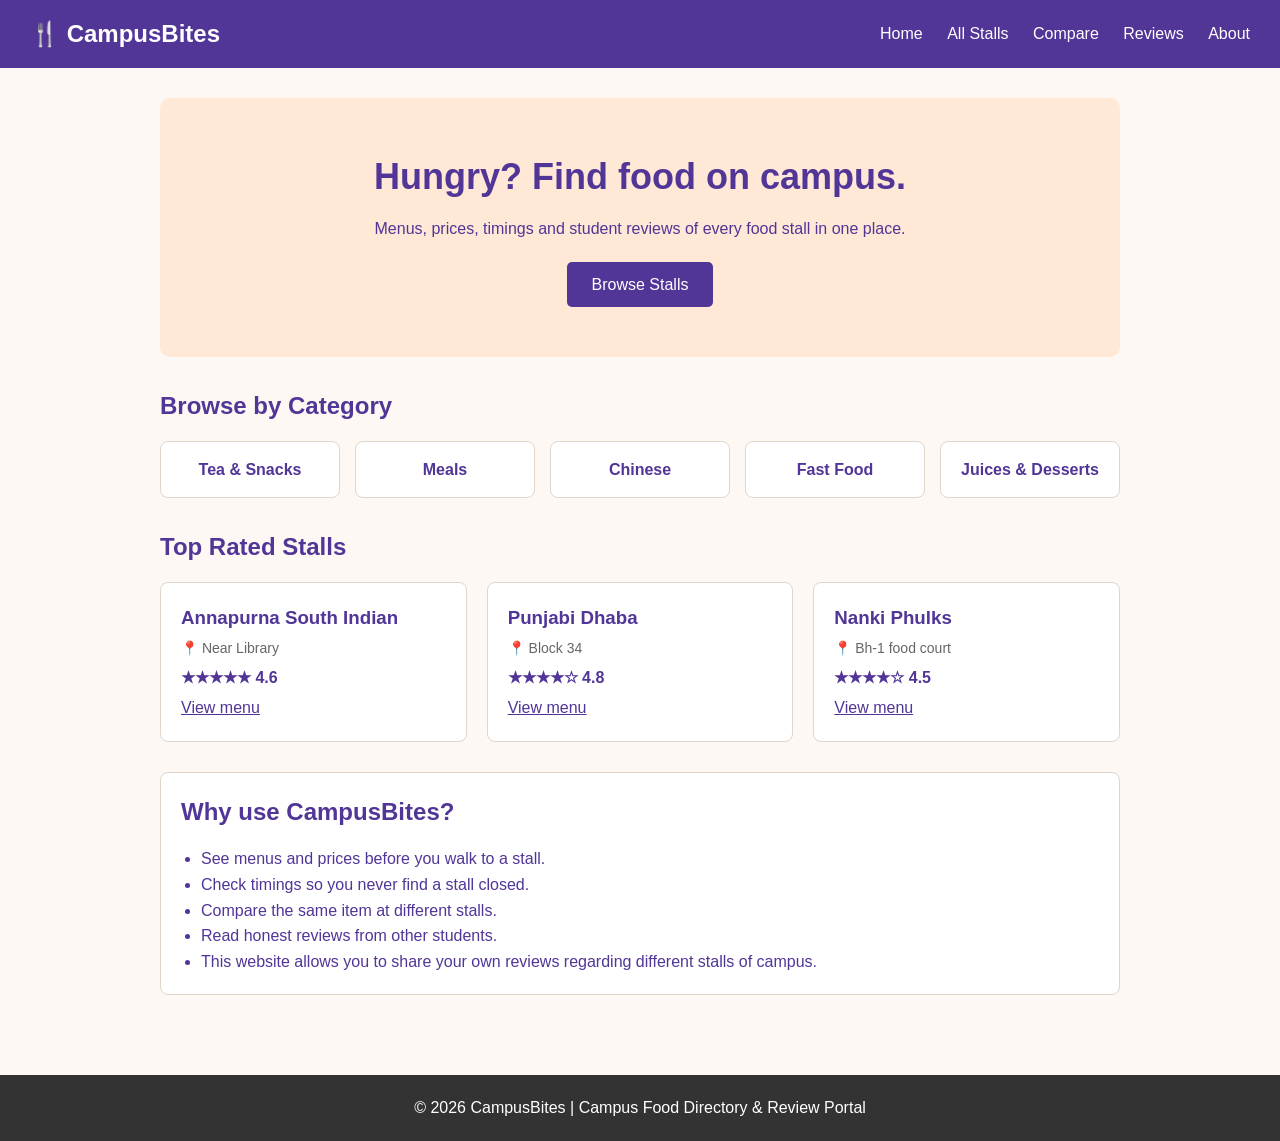
<file: index.html>
<!DOCTYPE html>
<html lang="en">
<head>
    <meta charset="UTF-8">
    <meta name="viewport" content="width=device-width, initial-scale=1.0">
    <title>CampusBites - Campus Food Directory</title>
    <meta name="description" content="Find menus, prices, timings and reviews of every food stall on campus.">
    <link rel="stylesheet" href="style.css">
</head>
<body>

    <header>
        <a href="index.html" class="logo">🍴 CampusBites</a>
        <nav>
            <a href="index.html" class="active">Home</a>
            <a href="stalls.html">All Stalls</a>
            <a href="compare.html">Compare</a>
            <a href="review.html">Reviews</a>
            <a href="about.html">About</a>
        </nav>
    </header>

    <main>
        <section class="hero">
            <h1>Hungry? Find food on campus.</h1>
            <p>Menus, prices, timings and student reviews of every food stall in one place.</p>
            <a href="stalls.html" class="btn">Browse Stalls</a>
        </section>

        <section>
            <h2>Browse by Category</h2>
            <div class="categories">
            <a href="stalls.html#snacks">Tea &amp; Snacks</a>
            <a href="stalls.html#meals">Meals</a>
            <a href="stalls.html#chinese">Chinese</a>
            <a href="stalls.html#fastfood">Fast Food</a>
            <a href="stalls.html#drinks">Juices &amp; Desserts</a>
            </div>
        </section>

        <section>
            <h2>Top Rated Stalls</h2>
            <div class="stall-grid">
            <article class="stall">
                <h3>Annapurna South Indian</h3>
                <p class="info">📍 Near Library</p>
                <p class="rating">★★★★★ 4.6</p>
                <a href="stalls.html#meals">View menu</a>
            </article>
            <article class="stall">
                <h3>Punjabi Dhaba</h3>
                <p class="info">📍 Block 34</p>
                <p class="rating">★★★★☆ 4.8</p>
                <a href="stalls.html#meals">View menu</a>
            </article>
            <article class="stall">
                <h3>Nanki Phulks</h3>
                <p class="info">📍 Bh-1 food court</p>
                <p class="rating">★★★★☆ 4.5</p>
                <a href="stalls.html#snacks">View menu</a>
            </article>
            </div>
        </section>

        <section class="box">
            <h2>Why use CampusBites?</h2>
            <ul>
                <li>See menus and prices before you walk to a stall.</li>
                <li>Check timings so you never find a stall closed.</li>
                <li>Compare the same item at different stalls.</li>
                <li>Read honest reviews from other students.</li>
                <li>This website allows you to share your own reviews regarding different stalls of campus.</li>
            </ul>
        </section>
    </main>

    <footer>
        <p>&copy; 2026 CampusBites | Campus Food Directory &amp; Review Portal</p>
    </footer>

</body>
</html>
</file>
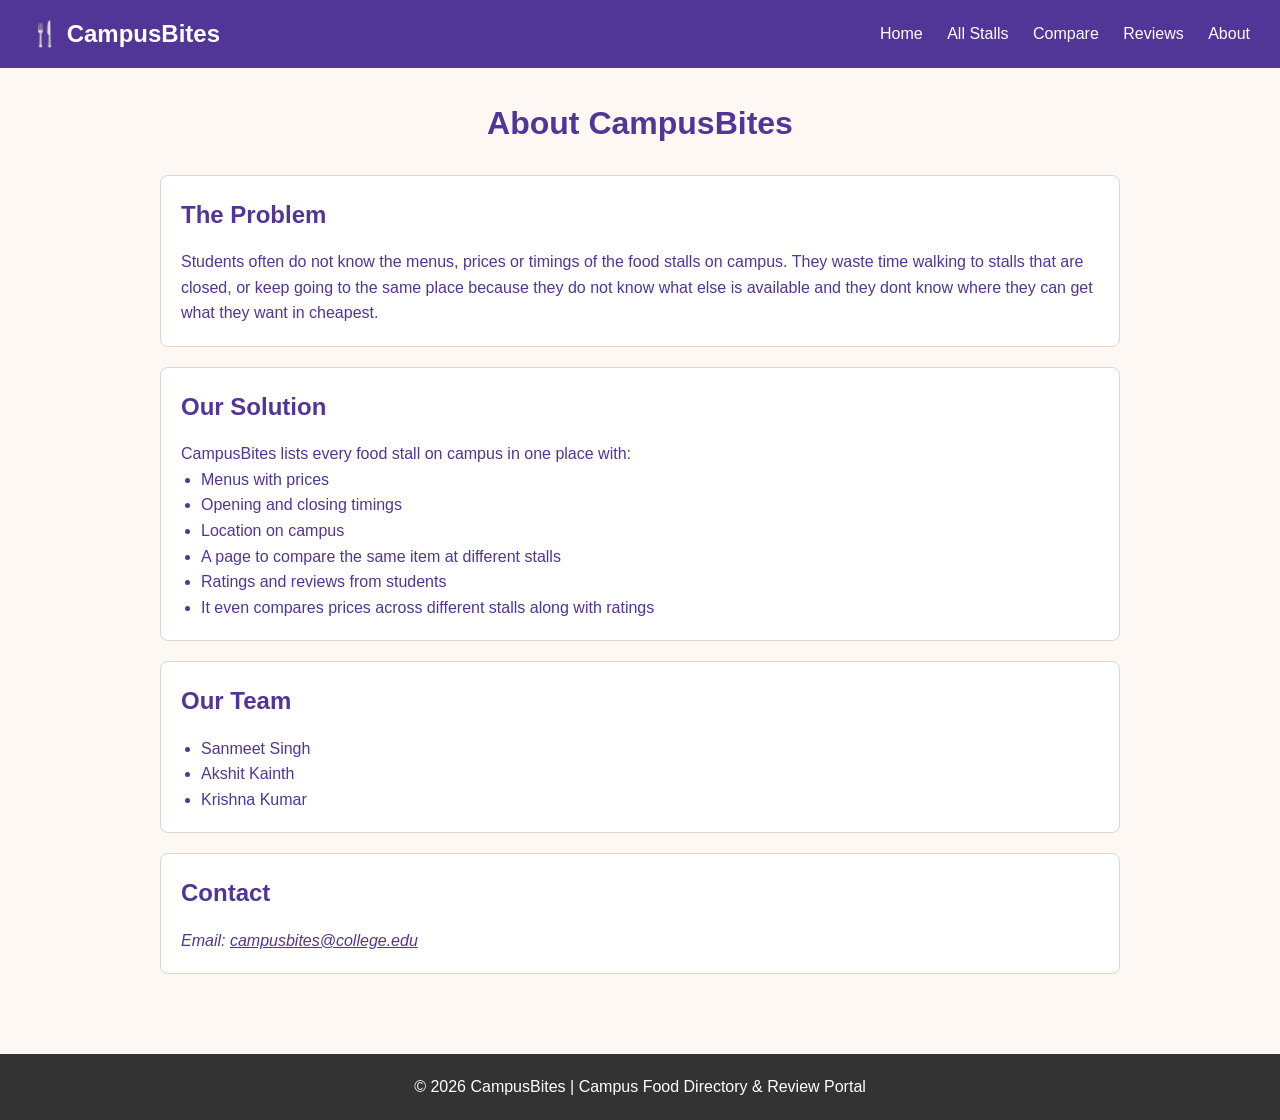
<file: about.html>
<!DOCTYPE html>
<html lang="en">
<head>
    <meta charset="UTF-8">
    <meta name="viewport" content="width=device-width, initial-scale=1.0">
    <title>About - CampusBites</title>
    <meta name="description" content="Find menus, prices, timings and reviews of every food stall on campus.">
    <link rel="stylesheet" href="style.css">
</head>
<body>

    <header>
        <a href="index.html" class="logo">🍴 CampusBites</a>
        <nav>
            <a href="index.html">Home</a>
            <a href="stalls.html">All Stalls</a>
            <a href="compare.html">Compare</a>
            <a href="review.html">Reviews</a>
            <a href="about.html" class="active">About</a>
        </nav>
    </header>

    <main>
        <h1 class="page-title">About CampusBites</h1>

        <section class="box">
            <h2>The Problem</h2>
            <p>Students often do not know the menus, prices or timings of the food stalls on campus. They waste time walking to stalls that are closed, or keep going to the same place because they do not know what else is available and they dont know where they can get what they want in cheapest.</p>
        </section>

        <section class="box">
            <h2>Our Solution</h2>
            <p>CampusBites lists every food stall on campus in one place with:</p>
            <ul>
                <li>Menus with prices</li>
                <li>Opening and closing timings</li>
                <li>Location on campus</li>
                <li>A page to compare the same item at different stalls</li>
                <li>Ratings and reviews from students</li>
                <li>It even compares prices across different stalls along with ratings</li>
            </ul>
        </section>

        <section class="box">
            <h2>Our Team</h2>
            <ul>
                <li>Sanmeet Singh</li>
                <li>Akshit Kainth</li>
                <li>Krishna Kumar</li>
            </ul>
        </section>

        <section class="box">
            <h2>Contact</h2>
            <address>
                Email: <a href="mailto:campusbites@college.edu">campusbites@college.edu</a>
            </address>
        </section>
    </main>

    <footer>
        <p>&copy; 2026 CampusBites | Campus Food Directory &amp; Review Portal</p>
    </footer>

</body>
</html>
</file>
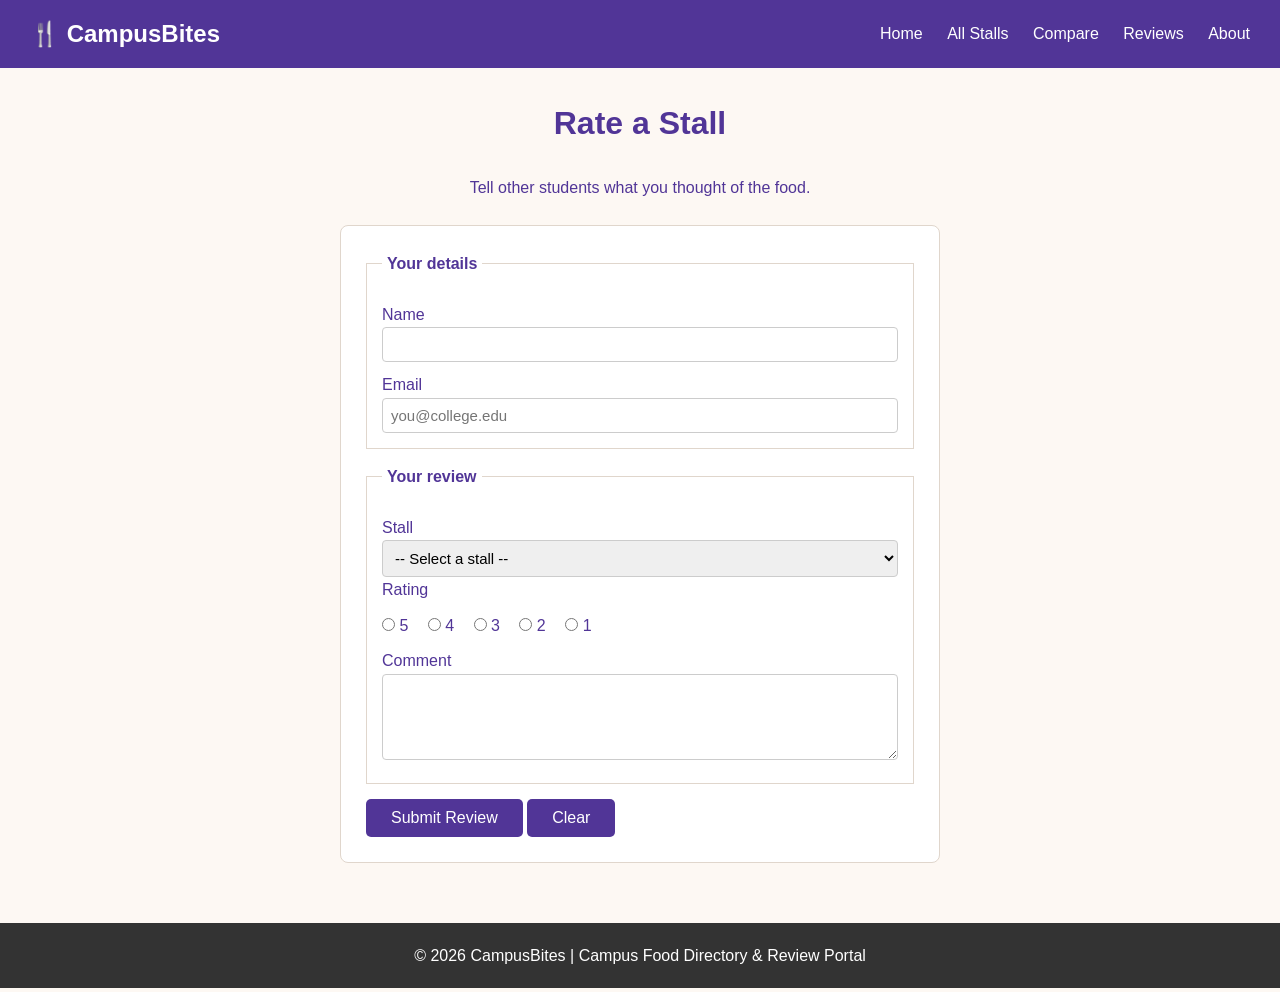
<file: review.html>
<!DOCTYPE html>
<html lang="en">
<head>
    <meta charset="UTF-8">
    <meta name="viewport" content="width=device-width, initial-scale=1.0">
    <title>Reviews - CampusBites</title>
    <meta name="description" content="Find menus, prices, timings and reviews of every food stall on campus.">
    <link rel="stylesheet" href="style.css">
</head>
<body>

    <header>
        <a href="index.html" class="logo">🍴 CampusBites</a>
        <nav>
            <a href="index.html">Home</a>
            <a href="stalls.html">All Stalls</a>
            <a href="compare.html">Compare</a>
            <a href="review.html" class="active">Reviews</a>
            <a href="about.html">About</a>
        </nav>
    </header>

    <main>
        <h1 class="page-title">Rate a Stall</h1>

        <p class="page-title">Tell other students what you thought of the food.</p>

        <form>
            <fieldset>
                <legend>Your details</legend>

                <label for="name">Name</label>
                <input type="text" id="name" name="name" required>

                <label for="email">Email</label>
                <input type="email" id="email" name="email" placeholder="you@college.edu">
            </fieldset>

            <fieldset>
                <legend>Your review</legend>

                <label for="stall">Stall</label>
                <select id="stall" name="stall" required>
                    <option value="">-- Select a stall --</option>
                    <option>Chai Point Corner</option>
                    <option>Night Canteen</option>
                    <option>Annapurna South Indian</option>
                    <option>Punjabi Dhaba</option>
                    <option>Dragon Wok</option>
                    <option>Pizza Point</option>
                    <option>Burger Hub</option>
                    <option>Fresh Squeeze</option>
                    <option>Sweet Tooth Bakery</option>
                </select>

                <p>Rating</p>
                <div class="radio-group">
                    <label><input type="radio" name="rating" value="5" required> 5</label>
                    <label><input type="radio" name="rating" value="4"> 4</label>
                    <label><input type="radio" name="rating" value="3"> 3</label>
                    <label><input type="radio" name="rating" value="2"> 2</label>
                    <label><input type="radio" name="rating" value="1"> 1</label>
                </div>

                <label for="comment">Comment</label>
                <textarea id="comment" name="comment" rows="4" required></textarea>
            </fieldset>

            <button type="submit">Submit Review</button>
            <button type="reset">Clear</button>
        </form>
    </main>

    <footer>
        <p>&copy; 2026 CampusBites | Campus Food Directory &amp; Review Portal</p>
    </footer>

</body>
</html>
</file>
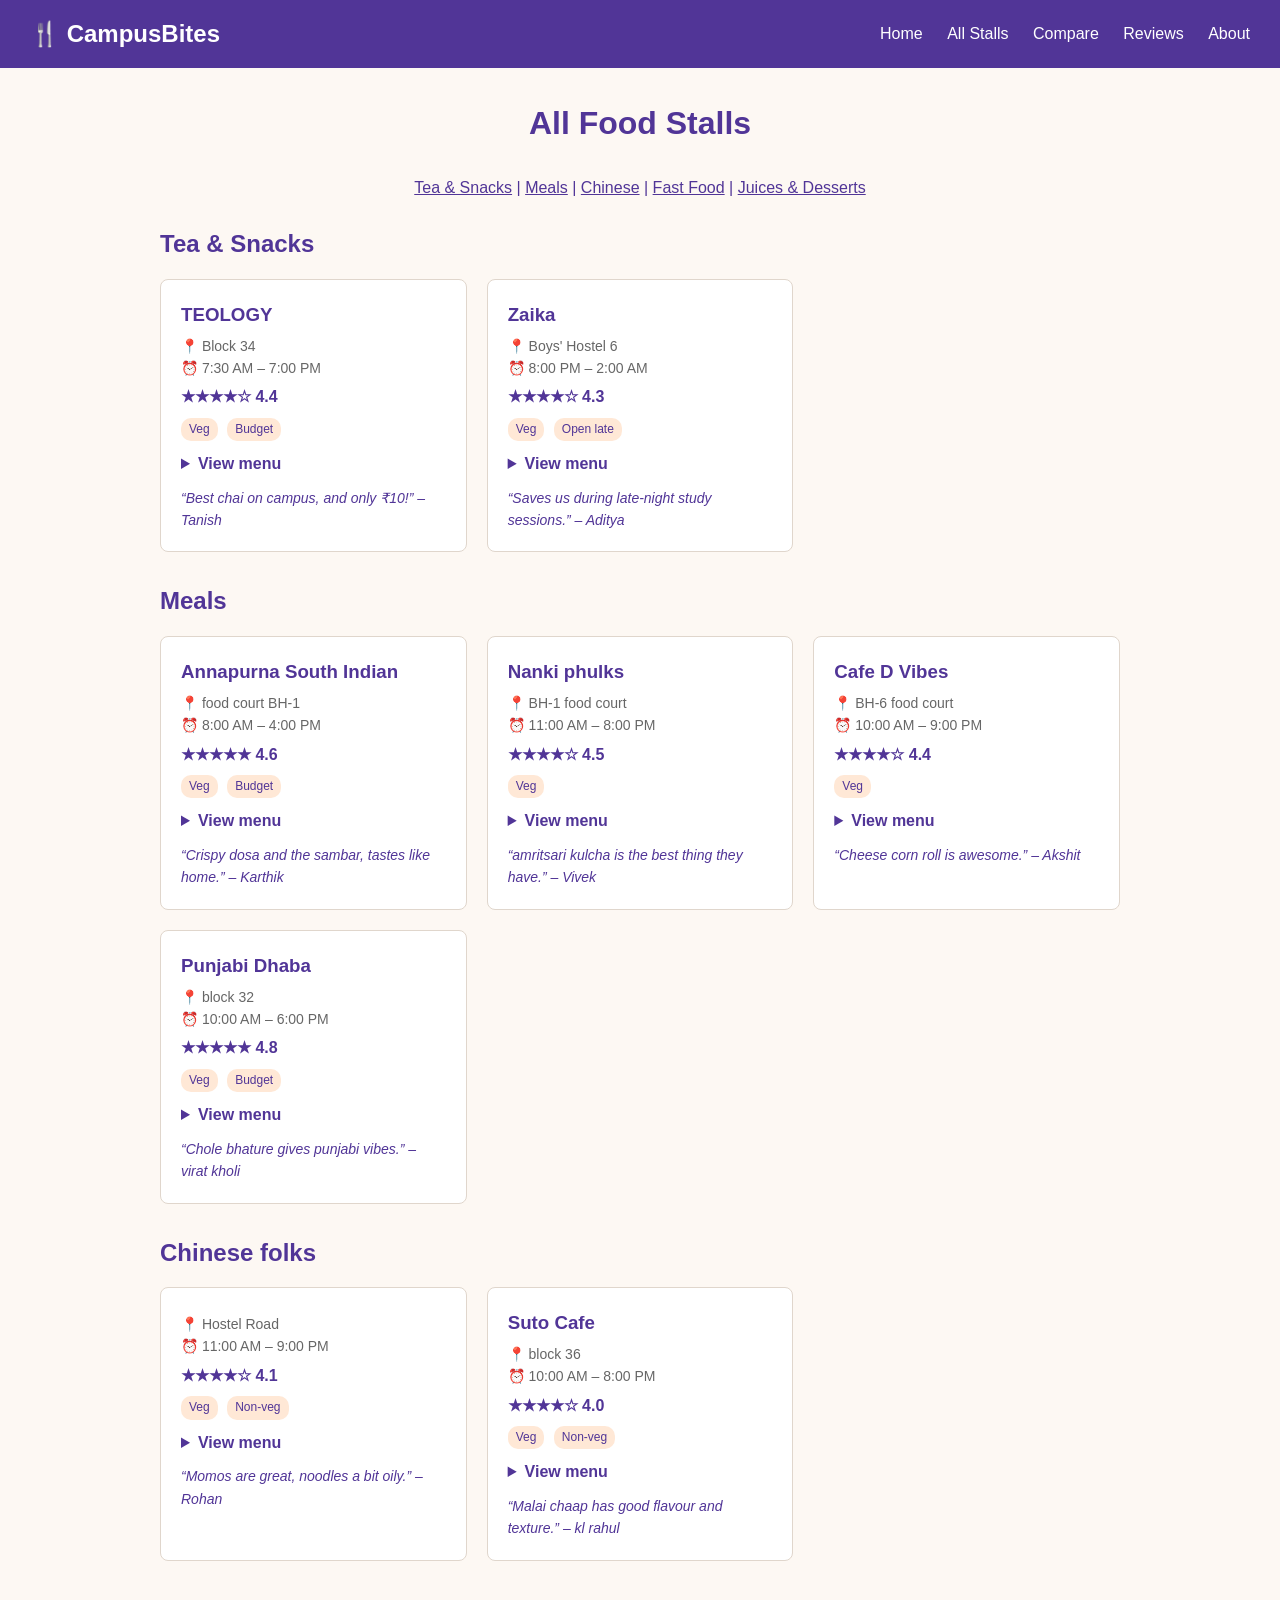
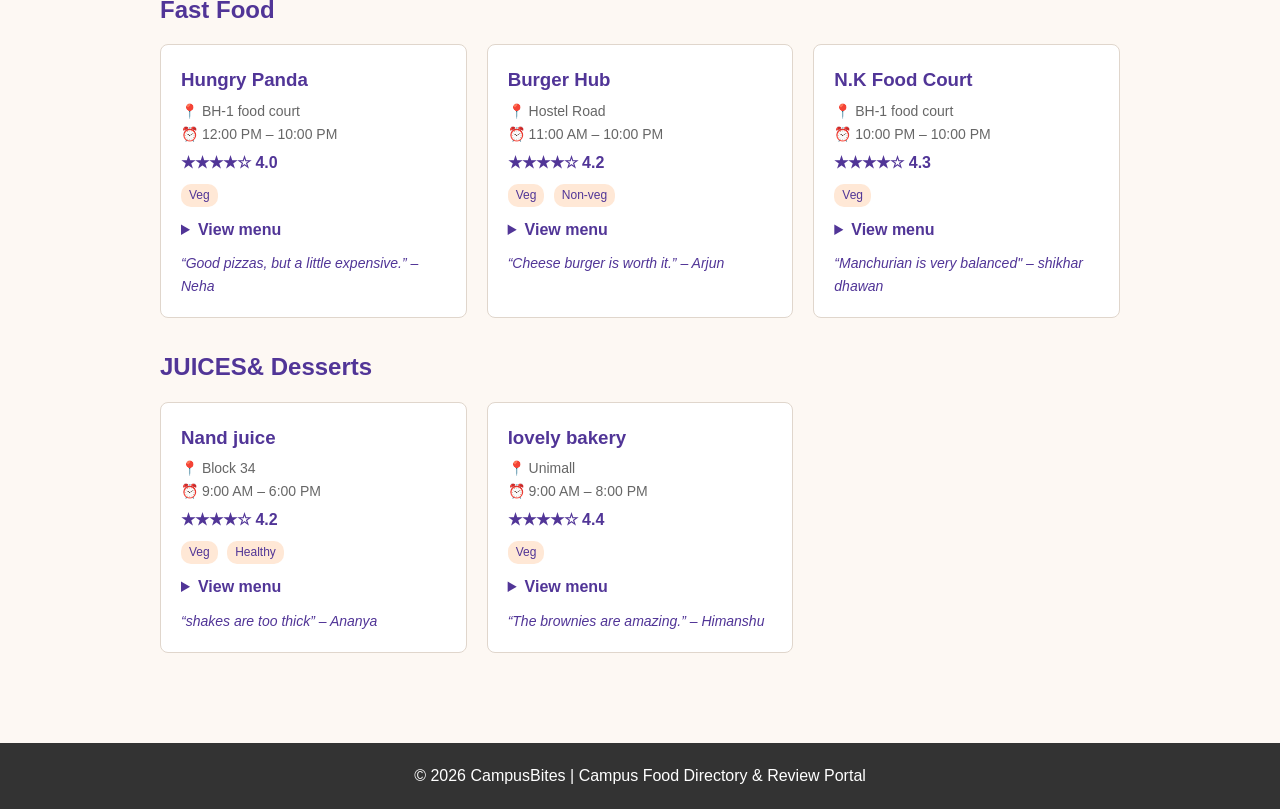
<file: stalls.html>
<!DOCTYPE html>
<html lang="en">
<head>
    <meta charset="UTF-8">
    <meta name="viewport" content="width=device-width, initial-scale=1.0">
    <title>All Stalls - CampusBites</title>
    <meta name="description" content="Find menus, prices, timings and reviews of every food stall on campus.">
    <link rel="stylesheet" href="style.css">
</head>
<body>

    <header>
        <a href="index.html" class="logo">🍴 CampusBites</a>
        <nav>
            <a href="index.html">Home</a>
            <a href="stalls.html" class="active">All Stalls</a>
            <a href="compare.html">Compare</a>
            <a href="review.html">Reviews</a>
            <a href="about.html">About</a>
        </nav>
    </header>

    <main>
        <h1 class="page-title">All Food Stalls</h1>

        <p class="page-title">
            <a href="#snacks">Tea &amp; Snacks</a> |
            <a href="#meals">Meals</a> |
            <a href="#chinese">Chinese</a> |
            <a href="#fastfood">Fast Food</a> |
            <a href="#drinks">Juices &amp; Desserts</a>
        </p>

        <section id="snacks">
            <h2>Tea &amp; Snacks</h2>
            <div class="stall-grid">
                <article class="stall">
                    <h3>TEOLOGY</h3>
                    <p class="info">📍 Block 34</p>
                    <p class="info">⏰ <time datetime="07:30">7:30 AM</time> – <time datetime="19:00">7:00 PM</time></p>
                    <p class="rating">★★★★☆ 4.4</p>
                    <p><span class="tag">Veg</span> <span class="tag">Budget</span></p>
                    <details>
                        <summary>View menu</summary>
                        <table>
                            <tr><th>Item</th><th>Price</th></tr>
                            <tr><td>Masala Chai</td><td>₹10</td></tr>
                            <tr><td>Filter Coffee</td><td>₹20</td></tr>
                            <tr><td>Samosa</td><td>₹15</td></tr>
                            <tr><td>Maggi</td><td>₹40</td></tr>
                            <tr><td>Veg Sandwich</td><td>₹40</td></tr>
                        </table>
                    </details>
                    <p class="review">“Best chai on campus, and only ₹10!” – Tanish</p>
                </article>
                <article class="stall">
                    <h3>Zaika</h3>
                    <p class="info">📍 Boys' Hostel 6</p>
                    <p class="info">⏰ <time datetime="20:00">8:00 PM</time> – <time datetime="02:00">2:00 AM</time></p>
                    <p class="rating">★★★★☆ 4.3</p>
                    <p><span class="tag">Veg</span> <span class="tag">Open late</span></p>
                    <details>
                        <summary>View menu</summary>
                        <table>
                            <tr><th>Item</th><th>Price</th></tr>
                            <tr><td>Masala Chai</td><td>₹15</td></tr>
                            <tr><td>Maggi</td><td>₹35</td></tr>
                            <tr><td>Veg Sandwich</td><td>₹35</td></tr>
                            <tr><td>Samosa</td><td>₹18</td></tr>
                        </table>
                    </details>
                    <p class="review">“Saves us during late-night study sessions.” – Aditya</p>
                </article>
            </div>
        </section>

        <section id="meals">
            <h2>Meals</h2>
            <div class="stall-grid">
                <article class="stall">
                    <h3>Annapurna South Indian</h3>
                    <p class="info">📍 food court BH-1</p>
                    <p class="info">⏰ <time datetime="08:00">8:00 AM</time> – <time datetime="16:00">4:00 PM</time></p>
                    <p class="rating">★★★★★ 4.6</p>
                    <p><span class="tag">Veg</span> <span class="tag">Budget</span></p>
                    <details>
                        <summary>View menu</summary>
                        <table>
                            <tr><th>Item</th><th>Price</th></tr>
                            <tr><td>Idli</td><td>₹30</td></tr>
                            <tr><td>Masala Dosa</td><td>₹50</td></tr>
                            <tr><td>Vada</td><td>₹35</td></tr>
                            <tr><td>Masala Chai</td><td>₹12</td></tr>
                            <tr><td>Filter Coffee</td><td>₹25</td></tr>
                        </table>
                    </details>
                    <p class="review">“Crispy dosa and the sambar, tastes like home.” – Karthik</p>
                </article>
                <article class="stall">
                    <h3>Nanki phulks</h3>
                    <p class="info">📍 BH-1 food court</p>
                    <p class="info">⏰ <time datetime="11:00">11:00 AM</time> – <time datetime="20:00">8:00 PM</time></p>
                    <p class="rating">★★★★☆ 4.5</p>
                    <p><span class="tag">Veg</span></p>
                    <details>
                        <summary>View menu</summary>
                        <table>
                            <tr><th>Item</th><th>Price</th></tr>
                            <tr><td>Veg Thali</td><td>₹90</td></tr>
                            <tr><td>Chole Bhature</td><td>₹100</td></tr>
                            <tr><td>Paneer Paratha</td><td>₹50</td></tr>
                            <tr><td>lassi</td><td>₹40</td></tr>
                            <tr><td>Amritsari kulcha</td><td>₹15</td></tr>
                        </table>
                    </details>
                    <p class="review">“amritsari kulcha is the best thing they have.” – Vivek</p>
                </article>

                <article class="stall">
                    <h3>Cafe D Vibes</h3>
                    <p class="info">📍 BH-6 food court</p>
                    <p class="info">⏰ <time datetime="11:00">10:00 AM</time> – <time datetime="20:00">9:00 PM</time></p>
                    <p class="rating">★★★★☆ 4.4</p>
                    <p><span class="tag">Veg</span></p>
                    <details>
                        <summary>View menu</summary>
                        <table>
                            <tr><th>Item</th><th>Price</th></tr>
                            <tr><td>Rajma Chawal</td><td>₹90</td></tr>
                            <tr><td>Chole Bhature</td><td>₹100</td></tr>
                            <tr><td>Paneer Paratha</td><td>₹50</td></tr>
                            <tr><td>Sarsoon D Saag</td><td>₹40</td></tr>
                            <tr><td>Amritsari kulcha</td><td>₹15</td></tr>
                            <tr><td>Cheese Corn Roll</td><td>₹100</td></tr>
                        </table>
                    </details>
                    <p class="review">“Cheese corn roll is awesome.” – Akshit</p>
                </article>

                <article class="stall">
                    <h3>Punjabi Dhaba</h3>
                    <p class="info">📍 block 32</p>
                    <p class="info">⏰ <time datetime="10:00">10:00 AM</time> – <time datetime="18:00">6:00 PM</time></p>
                    <p class="rating">★★★★★ 4.8</p>
                    <p><span class="tag">Veg</span> <span class="tag">Budget</span></p>
                    <details>
                        <summary>View menu</summary>
                        <table>
                            <tr><th>Item</th><th>Price</th></tr>
                            <tr><td>aloo paratha</td><td>₹30</td></tr>
                            <tr><td>kaddi chawal</td><td>₹50</td></tr>
                            <tr><td>sarsoon da saag ta makki di roti</td><td>₹80</td></tr>
                            <tr><td>Masala Chai</td><td>₹12</td></tr>
                            <tr><td>Chole Bhature</td><td>₹80</td></tr>
                            <tr><td>Amritsari Naan</td><td>₹60</td></tr>
                        </table>
                    </details>
                    <p class="review">“Chole bhature gives punjabi vibes.” – virat kholi</p>
                </article>
            </div>
        </section>

        <section id="chinese">
            <h2>Chinese folks</h2>
            <div class="stall-grid">
                <article class="stall">
                    <h3></h3>
                    <p class="info">📍 Hostel Road</p>
                    <p class="info">⏰ <time datetime="11:00">11:00 AM</time> – <time datetime="21:00">9:00 PM</time></p>
                    <p class="rating">★★★★☆ 4.1</p>
                    <p><span class="tag">Veg</span> <span class="tag">Non-veg</span></p>
                    <details>
                        <summary>View menu</summary>
                        <table>
                            <tr><th>Item</th><th>Price</th></tr>
                            <tr><td>Veg Momos</td><td>₹60</td></tr>
                            <tr><td>Hakka Noodles</td><td>₹80</td></tr>
                            <tr><td>Fried Rice</td><td>₹80</td></tr>
                            <tr><td>Maggi</td><td>₹50</td></tr>
                            <tr><td>Spring Rolls</td><td>₹40</td></tr>
                        </table>
                    </details>
                    <p class="review">“Momos are great, noodles a bit oily.” – Rohan</p>
                </article>

                <article class="stall">
                    <h3>Suto Cafe</h3>
                    <p class="info">📍 block 36</p>
                    <p class="info">⏰ <time datetime="10:00">10:00 AM</time> – <time datetime="20:00">8:00 PM</time></p>
                    <p class="rating">★★★★☆ 4.0</p>
                    <p><span class="tag">Veg</span> <span class="tag">Non-veg</span></p>
                    <details>
                        <summary>View menu</summary>
                        <table>
                            <tr><th>Item</th><th>Price</th></tr>
                            <tr><td>Veg Momos</td><td>₹60</td></tr>
                            <tr><td>Hakka Noodles</td><td>₹80</td></tr>
                            <tr><td>Fried Rice</td><td>₹80</td></tr>
                            <tr><td>Malai Chaap</td><td>₹100</td></tr>
                            <tr><td>Fried Rice</td><td>₹80</td></tr>
                            <tr><td>Cheese Corn Roll</td><td>₹120</td></tr>
                        </table>
                    </details>
                    <p class="review">“Malai chaap has good flavour and texture.” – kl rahul</p>
                </article>
            </div>
        </section>

        <section id="fastfood">
            <h2>Fast Food</h2>
            <div class="stall-grid">
                <article class="stall">
                    <h3>Hungry Panda</h3>
                    <p class="info">📍 BH-1 food court</p>
                    <p class="info">⏰ <time datetime="12:00">12:00 PM</time> – <time datetime="22:00">10:00 PM</time></p>
                    <p class="rating">★★★★☆ 4.0</p>
                    <p><span class="tag">Veg</span></p>
                    <details>
                        <summary>View menu</summary>
                        <table>
                            <tr><th>Item</th><th>Price</th></tr>
                            <tr><td>Margherita Pizza</td><td>₹120</td></tr>
                            <tr><td>Pepperoni Pizza</td><td>₹150</td></tr>
                            <tr><td>Veggie Pizza</td><td>₹130</td></tr>
                            <tr><td>Detroit Special</td><td>₹250</td></tr>
                            <tr><td>Garlic Bread</td><td>₹70</td></tr>
                            <tr><td>French Fries</td><td>₹60</td></tr>
                            <tr><td>Cold Coffee</td><td>₹55</td></tr>
                        </table>
                    </details>
                    <p class="review">“Good pizzas, but a little expensive.” – Neha</p>
                </article>
                <article class="stall">
                    <h3>Burger Hub</h3>
                    <p class="info">📍 Hostel Road</p>
                    <p class="info">⏰ <time datetime="11:00">11:00 AM</time> – <time datetime="22:00">10:00 PM</time></p>
                    <p class="rating">★★★★☆ 4.2</p>
                    <p><span class="tag">Veg</span> <span class="tag">Non-veg</span></p>
                    <details>
                        <summary>View menu</summary>
                        <table>
                            <tr><th>Item</th><th>Price</th></tr>
                            <tr><td>Noodle Burger</td><td>₹50</td></tr>
                            <tr><td>Paneer Burger</td><td>₹60</td></tr>
                            <tr><td>Cheese Burger</td><td>₹70</td></tr>
                            <tr><td>French Fries</td><td>₹50</td></tr>
                            <tr><td>manchurian</td><td>₹140</td></tr>
                            
                        </table>
                    </details>
                    <p class="review">“Cheese burger is worth it.” – Arjun</p>
                </article>

                <article class="stall">
                    <h3>N.K Food Court</h3>
                    <p class="info">📍 BH-1 food court</p>
                    <p class="info">⏰ <time datetime="10:00">10:00 PM</time> – <time datetime="22:00">10:00 PM</time></p>
                    <p class="rating">★★★★☆ 4.3</p>
                    <p><span class="tag">Veg</span></p>
                    <details>
                        <summary>View menu</summary>
                        <table>
                            <tr><th>Item</th><th>Price</th></tr>
                            <tr><td>Margherita Pizza</td><td>₹120</td></tr>
                            <tr><td>Pepperoni Pizza</td><td>₹150</td></tr>
                            <tr><td>Veggie Pizza</td><td>₹130</td></tr>
                            <tr><td>cheese burst pizza</td><td>₹250</td></tr>
                            <tr><td>cheese burger</td><td>₹70</td></tr>
                            <tr><td>French Fries</td><td>₹60</td></tr>
                            <tr><td>Manchurian</td><td>₹120</td></tr>
                        </table>
                    </details>
                    <p class="review">“Manchurian is very balanced" – shikhar dhawan</p>
                </article>
            </div>
        </section>

        <section id="drinks">
            <h2>JUICES&amp; Desserts</h2>
            <div class="stall-grid">
                <article class="stall">
                    <h3>Nand juice</h3>
                    <p class="info">📍 Block 34</p>
                    <p class="info">⏰ <time datetime="09:00">9:00 AM</time> – <time datetime="18:00">6:00 PM</time></p>
                    <p class="rating">★★★★☆ 4.2</p>
                    <p><span class="tag">Veg</span> <span class="tag">Healthy</span></p>
                    <details>
                        <summary>View menu</summary>
                        <table>
                            <tr><th>Item</th><th>Price</th></tr>
                            <tr><td>Lime Soda</td><td>₹30</td></tr>
                            <tr><td>Mango Shake</td><td>₹70</td></tr>
                            <tr><td>Cold Coffee</td><td>₹60</td></tr>
                            <tr><td>Veg Sandwich</td><td>₹45</td></tr>
                            <tr><td>Lichi shake</td><td>₹50</td></tr>
                            <tr><td>Banana shake</td><td>₹60</td></tr>
                        </table>
                    </details>
                    <p class="review">“shakes are too thick” – Ananya</p>
                </article>
                <article class="stall">
                    <h3>lovely bakery</h3>
                    <p class="info">📍 Unimall</p>
                    <p class="info">⏰ <time datetime="09:00">9:00 AM</time> – <time datetime="20:00">8:00 PM</time></p>
                    <p class="rating">★★★★☆ 4.4</p>
                    <p><span class="tag">Veg</span></p>
                    <details>
                        <summary>View menu</summary>
                        <table>
                            <tr><th>Item</th><th>Price</th></tr>
                            <tr><td>Brownie</td><td>₹50</td></tr>
                            <tr><td>Pastry</td><td>₹60</td></tr>
                            <tr><td>Donut</td><td>₹80</td></tr>
                            <tr><td>Cold Coffee</td><td>₹60</td></tr>
                        </table>
                    </details>
                    <p class="review">“The brownies are amazing.” – Himanshu</p>
                </article>
            </div>
        </section>
    </main>

    <footer>
        <p>&copy; 2026 CampusBites | Campus Food Directory &amp; Review Portal</p>
    </footer>

</body>
</html>
</file>
<file: style.css>
/* =====================================================
   CampusBites - style.css
   One external style sheet used by every page.
   ===================================================== */


/* ===== MEMBER 1: Base, header, nav, footer, home ===== */

/* Universal selector: remove default browser spacing */
* {
    margin: 0;
    padding: 0;
    box-sizing: border-box;
}

body {
    font-family: Arial, Helvetica, sans-serif;
    background-color: #fdf8f3;
    color: #513597;
    line-height: 1.6;
}

a {
    color: #513597;
}

h2 {
    margin-bottom: 15px;
}

/* Header: logo on the left, menu on the right (Flexbox) */
header {
    background-color: #513597;
    padding: 15px 30px;
    display: flex;
    justify-content: space-between;
    align-items: center;
    flex-wrap: wrap;
    gap: 10px;
}

.logo {
    color: white;
    font-size: 24px;
    font-weight: bold;
    text-decoration: none;
}

nav a {
    color: white;
    text-decoration: none;
    margin-left: 20px;
}

nav a:hover {
    text-decoration: underline;
}

/* Main area: centred and not too wide */
main {
    max-width: 1000px;
    margin: 0 auto;
    padding: 30px 20px;
}

/* Home page banner */
.hero {
    background-color: #ffe8d6;
    text-align: center;
    padding: 50px 20px;
    border-radius: 10px;
    margin-bottom: 30px;
}

.hero h1 {
    font-size: 36px;
    color: #513597;
    margin-bottom: 10px;
}

.hero p {
    margin-bottom: 20px;
}

/* A link styled to look like a button */
.btn {
    display: inline-block;
    background-color:#513597;
    color: white;
    padding: 10px 25px;
    border-radius: 5px;
    text-decoration: none;
}

.btn:hover {
    background-color: #513597;
}

/* Category links on the home page */
.categories {
    display: flex;
    flex-wrap: wrap;
    gap: 15px;
    margin-bottom: 30px;
}

.categories a {
    flex: 1;
    background-color: white;
    border: 1px solid #e0d6cc;
    border-radius: 8px;
    padding: 15px;
    text-align: center;
    text-decoration: none;
    font-weight: bold;
}

.categories a:hover {
    background-color: #ffe8d6;
}

/* Page heading used on inner pages */
.page-title {
    text-align: center;
    margin-bottom: 25px;
}

footer {
    background-color: #333333;
    color: white;
    text-align: center;
    padding: 20px;
    margin-top: 30px;
}


/* ===== MEMBER 2: Stall cards and menus ===== */

/* Cards placed in a grid: 3 per row on laptops */
.stall-grid {
    display: grid;
    grid-template-columns: 1fr 1fr 1fr;
    gap: 20px;
    margin-bottom: 30px;
}

.stall {
    background-color: white;
    border: 1px solid #e0d6cc;
    border-radius: 8px;
    padding: 20px;
}

.stall h3 {
    color: #513597;
    margin-bottom: 5px;
}

.info {
    font-size: 14px;
    color: #666666;
}

.rating {
    color: #513597;
    font-weight: bold;
    margin: 5px 0;
}

/* Small labels like Veg or Open late */
.tag {
    display: inline-block;
    font-size: 12px;
    background-color: #ffe8d6;
    padding: 2px 8px;
    border-radius: 10px;
    margin-right: 5px;
}

.review {
    font-style: italic;
    font-size: 14px;
    margin-top: 10px;
}

/* "View menu" click-to-open box */
summary {
    cursor: pointer;
    font-weight: bold;
    margin-top: 10px;
    color: #513597;
}

/* Tables (menus and compare page) */
table {
    width: 100%;
    border-collapse: collapse;
    margin-top: 10px;
    background-color: white;
}

th, td {
    border: 1px solid #e0d6cc;
    padding: 8px;
    text-align: left;
}

th {
    background-color: #ffe8d6;
}

caption {
    font-weight: bold;
    font-size: 18px;
    text-align: left;
    padding: 8px 0;
}


/* ===== MEMBER 3: Forms, compare table, responsive ===== */

/* Compare page */
.compare-item {
    margin-bottom: 30px;
}

.cheapest {
    background-color: #ebfbee;
    font-weight: bold;
}

/* Form */
form {
    max-width: 600px;
    margin: 0 auto;
    background-color: white;
    padding: 25px;
    border: 1px solid #e0d6cc;
    border-radius: 8px;
}

fieldset {
    border: 1px solid #e0d6cc;
    padding: 15px;
    margin-bottom: 15px;
}

legend {
    font-weight: bold;
    padding: 0 5px;
}

label {
    display: block;
    margin-top: 10px;
}

input[type="text"],
input[type="email"],
select,
textarea {
    width: 100%;
    padding: 8px;
    border: 1px solid #cccccc;
    border-radius: 4px;
    font-size: 15px;
}

input:focus,
select:focus,
textarea:focus {
    border-color: #513597;
}

/* Radio buttons sit side by side */
.radio-group label {
    display: inline-block;
    margin-right: 15px;
}

button {
    background-color: #513597;
    color: white;
    border: none;
    padding: 10px 25px;
    border-radius: 5px;
    font-size: 16px;
    cursor: pointer;
}

button:hover {
    background-color: #513597;
}

/* About page boxes */
.box {
    background-color: white;
    border: 1px solid #e0d6cc;
    border-radius: 8px;
    padding: 20px;
    margin-bottom: 20px;
}

.box ul {
    margin-left: 20px;
}

/* Responsive design: phones (700px wide or less) */
@media (max-width: 700px) {
    header {
        flex-direction: column;
    }

    nav a {
        margin: 0 8px;
    }

    .stall-grid {
        grid-template-columns: 1fr;
    }

    .hero h1 {
        font-size: 26px;
    }
}
</file>
